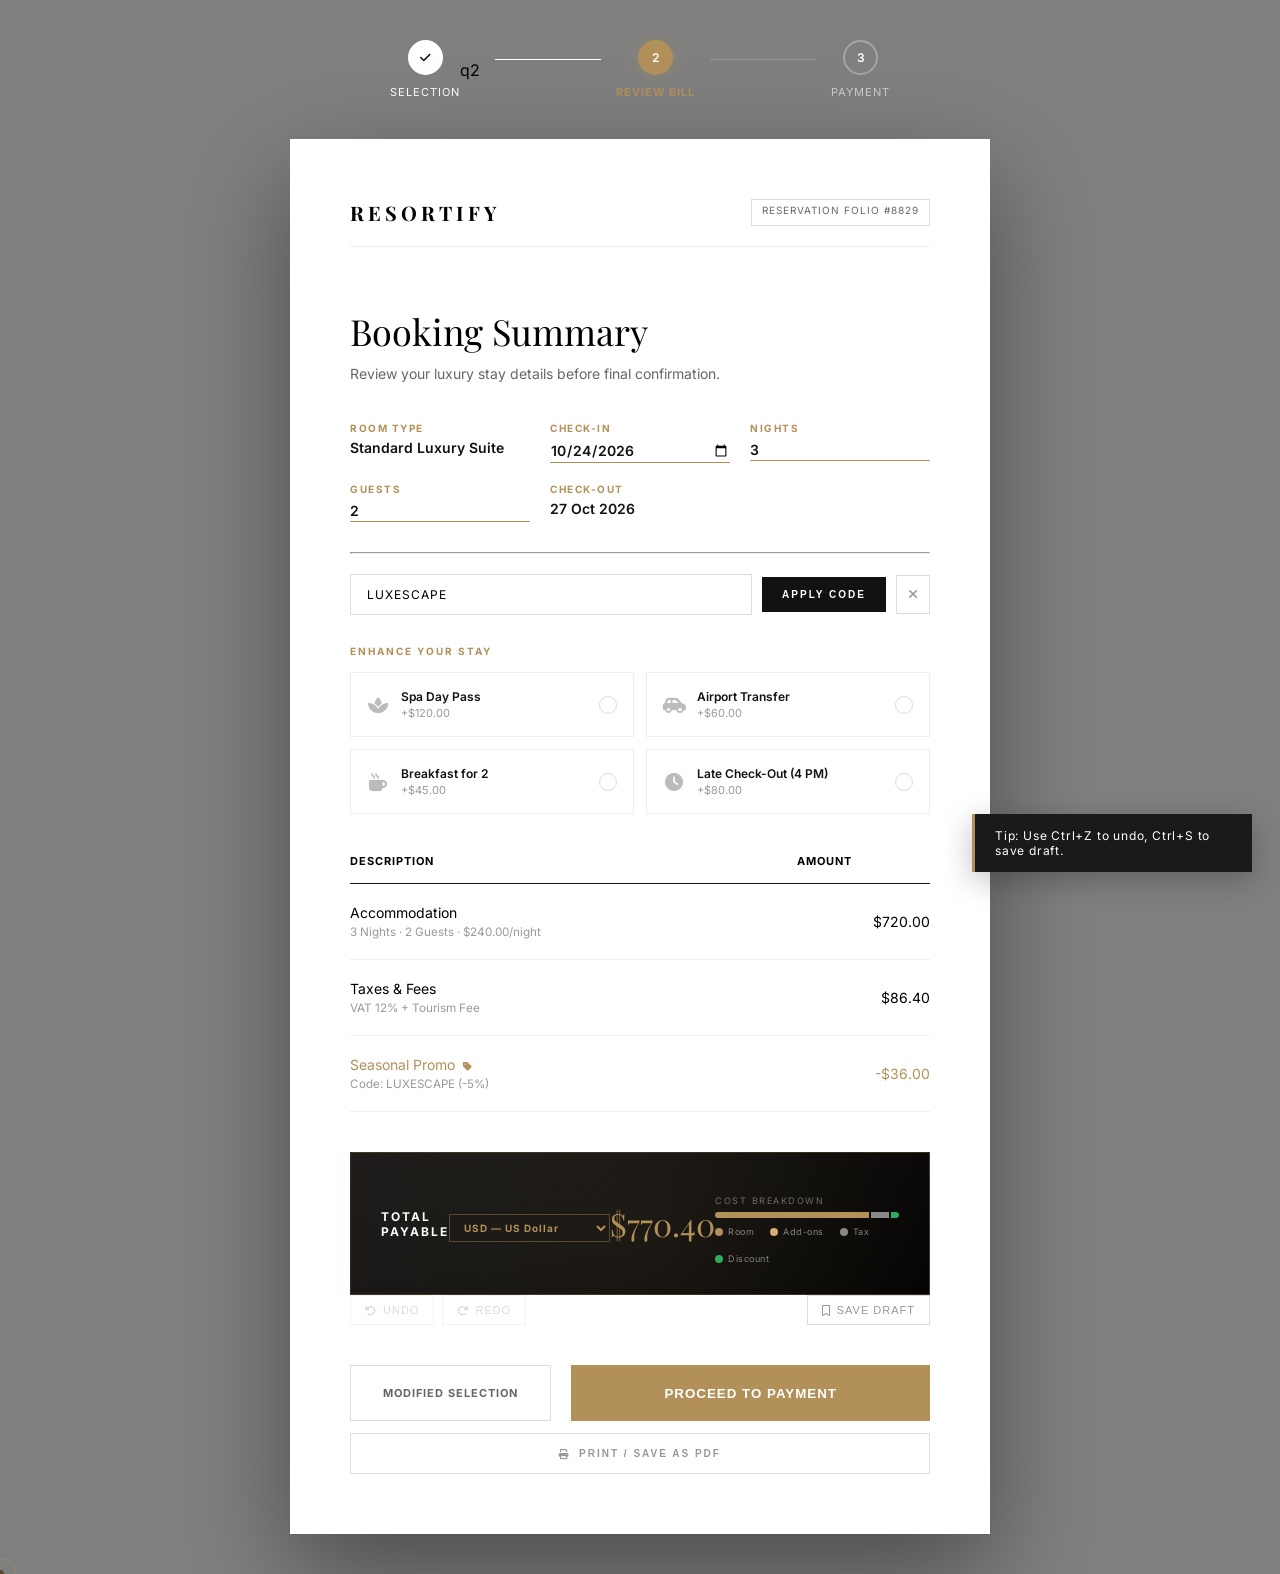
<file: bill.html>
<!DOCTYPE html>
<html lang="en">
<head>
    <meta charset="UTF-8">
    <meta name="viewport" content="width=device-width, initial-scale=1.0">
    <title>Reservation Summary | Resortify</title>
    <link rel="stylesheet" href="bill.css">
    <link href="https://fonts.googleapis.com/css2?family=Playfair+Display:wght@400;700&family=Inter:wght@300;400;600&display=swap" rel="stylesheet">
    <link rel="stylesheet" href="https://cdnjs.cloudflare.com/ajax/libs/font-awesome/6.0.0/css/all.min.css">
</head>
<body>

    <div class="bill-wrapper">
        <div class="stepper-container">
            <div class="step completed">
                <div class="step-icon"><i class="fa-solid fa-check"></i></div>
                <span>Selection</span>
            </div>q2
            <div class="step-line active"></div>
            <div class="step current">
                <div class="step-icon">2</div>
                <span>Review Bill</span>
            </div>
            <div class="step-line"></div>
            <div class="step">
                <div class="step-icon">3</div>
                <span>Payment</span>
            </div>
        </div>

        <div class="bill-card">
            <header class="bill-header">
                <div class="brand">RESORTIFY</div>
                <div class="status-badge">RESERVATION FOLIO #8829</div>
            </header>

            <section class="bill-body">
                <h1 class="folio-title">Booking Summary</h1>
                <p class="folio-subtitle">Review your luxury stay details before final confirmation.</p>

                <div class="info-grid">
    <div class="info-item">
        <span>ROOM TYPE</span>
        <p>Standard Luxury Suite</p>
    </div>
    <div class="info-item">
        <span>CHECK-IN</span>
        
        <input type="date" id="checkin-date" class="edit-input" value="2026-10-24">
    </div>
    <div class="info-item">
        <span>NIGHTS</span>
        <input type="number" id="stay-nights" class="edit-input" value="3" min="1" max="30">
    </div>
    <div class="info-item">
        <span>GUESTS</span>
        <input type="number" id="guest-count" class="edit-input" value="2" min="1" max="5">
    </div>
</div>
                <hr class="divider">

                <table class="bill-table">
                    <thead>
                        <tr>
                            <th>DESCRIPTION</th>
                            <th class="text-right">AMOUNT</th>
                        </tr>
                    </thead>
                    <tbody>
                        <tr>
                            <td>Accommodation <br><small>3 Nights at $240/night</small></td>
                            <td class="text-right">$720.00</td>
                        </tr>
                        <tr>
                            <td>Taxes & Fees <br><small>VAT 12% + Tourism Fee</small></td>
                            <td class="text-right">$86.40</td>
                        </tr>
                        <tr class="discount-row">
                            <td>Seasonal Promo <br><small>Code: LUXESCAPE (-5%)</small></td>
                            <td class="text-right">-$36.00</td>
                        </tr>
                    </tbody>
                </table>

                <div class="total-box">
                    <div class="total-label">TOTAL PAYABLE</div>
                    <div class="total-amount">$770.40</div>
                </div>
            </section>

            <footer class="bill-footer">
                <a href="offers.html" class="btn-back">MODIFIED SELECTION</a>
                <button class="btn-confirm">PROCEED TO PAYMENT</button>
            </footer>
        </div>
    </div>
<script src="bill.js"></script>
</body>
</html>
</file>
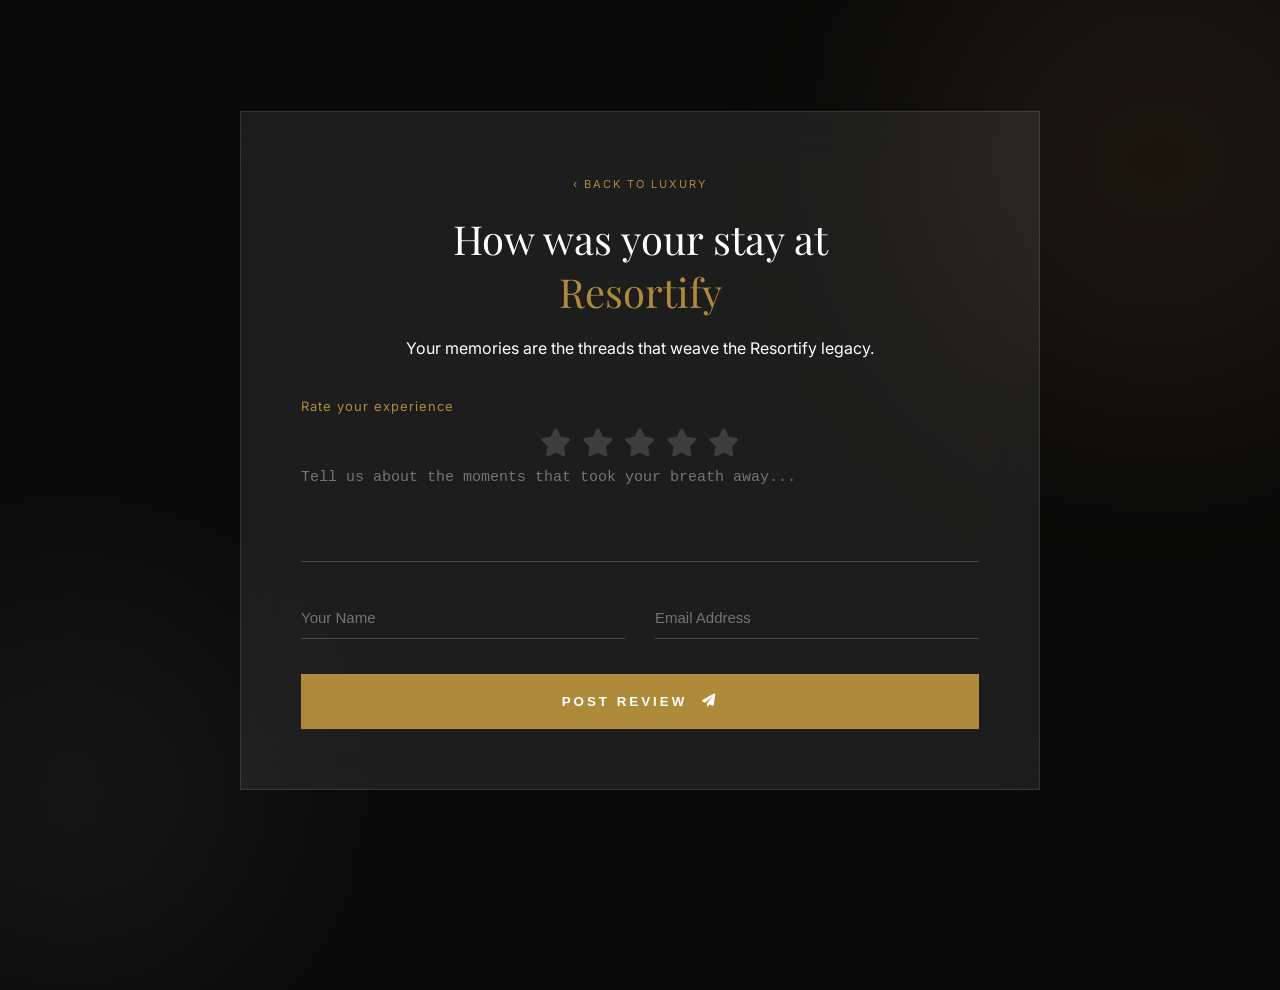
<file: experiences.html>
<!DOCTYPE html>
<html lang="en">
<head>
    <meta charset="UTF-8">
    <meta name="viewport" content="width=device-width, initial-scale=1.0">
    <title>Share Your Story | Resortify</title>
    <link rel="stylesheet" href="experiences.css">
    <link href="https://fonts.googleapis.com/css2?family=Playfair+Display:wght@400;700&family=Inter:wght@300;400;500&display=swap" rel="stylesheet">
    <link rel="stylesheet" href="https://cdnjs.cloudflare.com/ajax/libs/font-awesome/6.0.0/css/all.min.css">
</head>
<body>

    <div class="glass-container" id="main-container">
        <header class="review-header">
            <a href="index.html" class="back-home">‹ BACK TO LUXURY</a>
            <h1>How was your stay at <br><span>Resortify</span></h1>
            <p id="sub-header-text">Your memories are the threads that weave the Resortify legacy.</p>
        </header>

        <form class="review-form" id="experience-form">
            <div class="rating-box">
                <p id="rating-desc">Rate your experience</p>
                <div class="stars" id="star-container">
                    <input type="radio" name="star" id="star5" value="5"><label for="star5" class="fa-solid fa-star"></label>
                    <input type="radio" name="star" id="star4" value="4"><label for="star4" class="fa-solid fa-star"></label>
                    <input type="radio" name="star" id="star3" value="3"><label for="star3" class="fa-solid fa-star"></label>
                    <input type="radio" name="star" id="star2" value="2"><label for="star2" class="fa-solid fa-star"></label>
                    <input type="radio" name="star" id="star1" value="1"><label for="star1" class="fa-solid fa-star"></label>
                </div>
            </div>

            <div class="input-group">
                <textarea id="review-text" placeholder="Tell us about the moments that took your breath away..." required></textarea>
                <div class="line"></div>
            </div>

            <div class="input-row">
                <div class="input-group">
                    <input type="text" id="user-name" placeholder="Your Name" required>
                    <div class="line"></div>
                </div>
                <div class="input-group">
                    <input type="email" id="user-email" placeholder="Email Address" required>
                    <div class="line"></div>
                </div>
            </div>
        
            <button type="submit" class="submit-btn" id="post-btn">
                <span>POST REVIEW</span>
                <i class="fa-solid fa-paper-plane"></i>
            </button>
        </form>
    </div>

    <div class="bg-decoration">
        <div class="circle c1"></div>
        <div class="circle c2"></div>
    </div>

    <script src="experiences.js"></script>
</body>
</html>
</file>
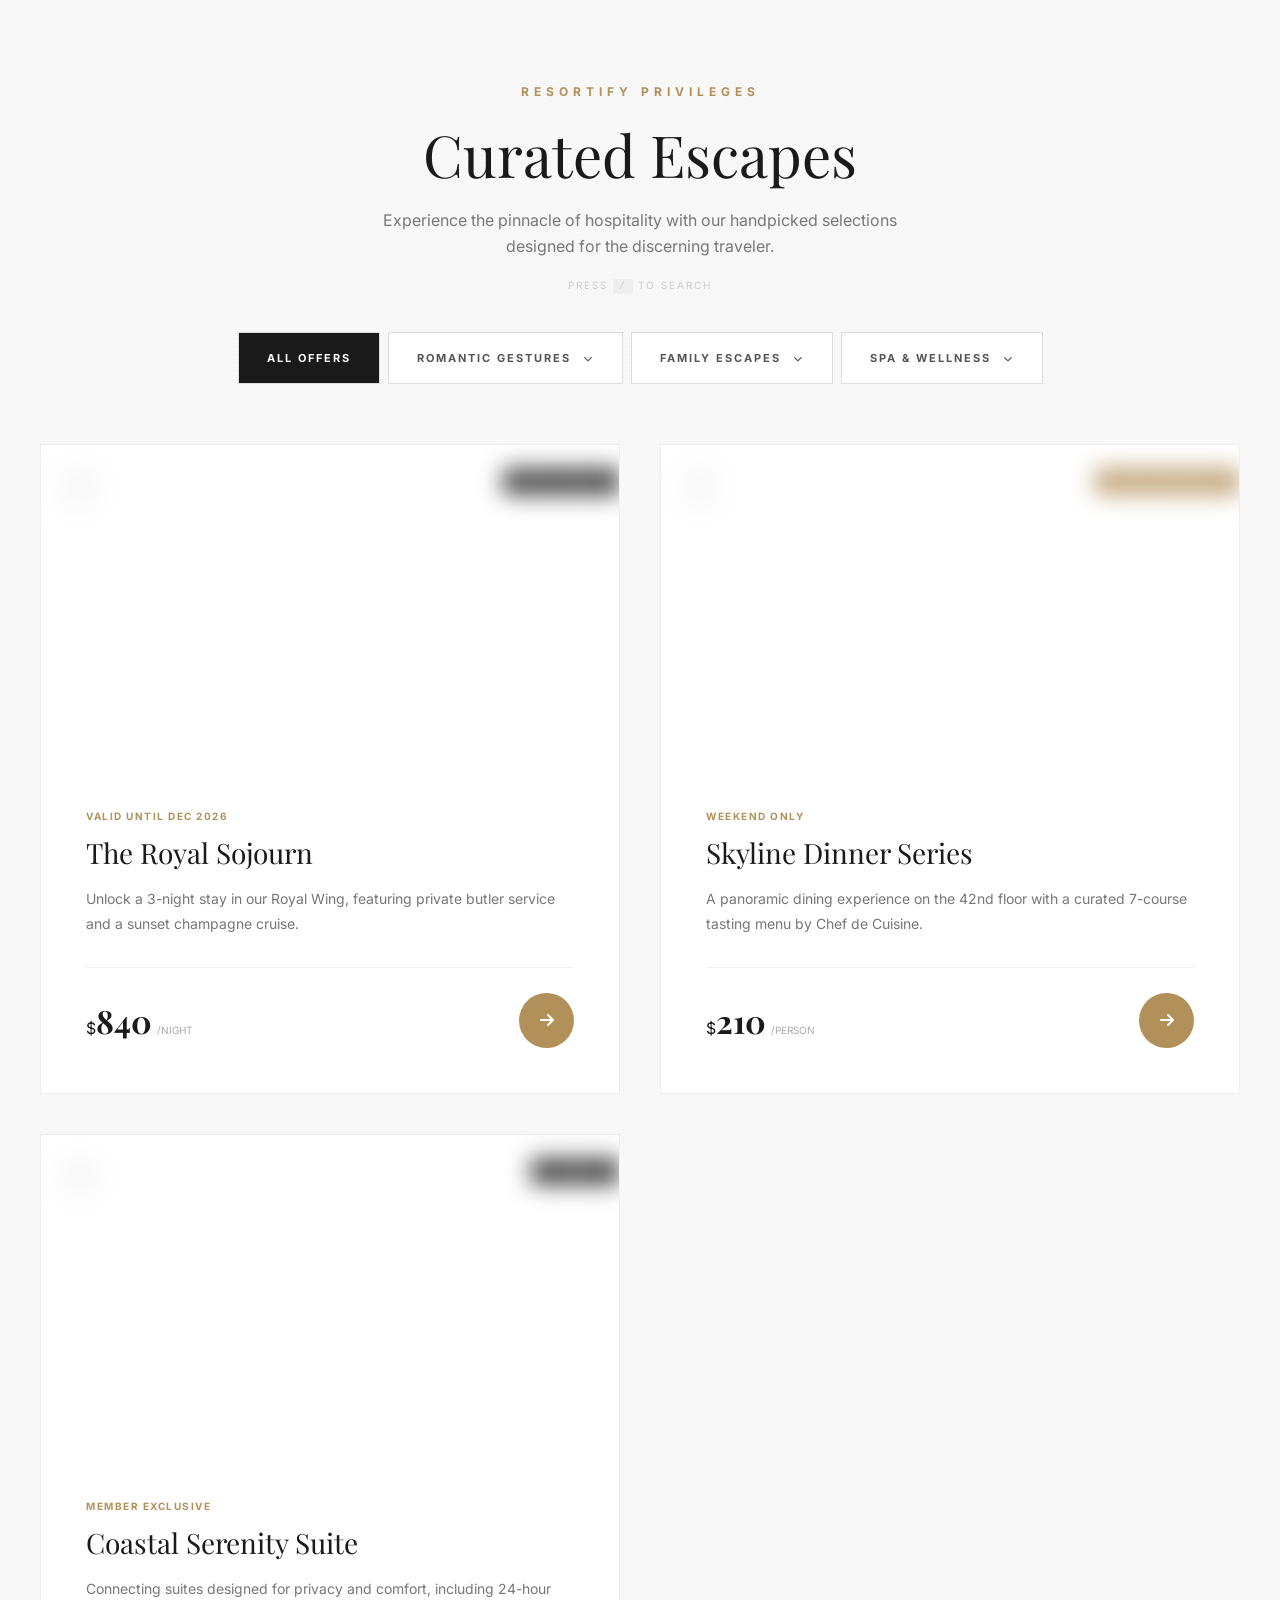
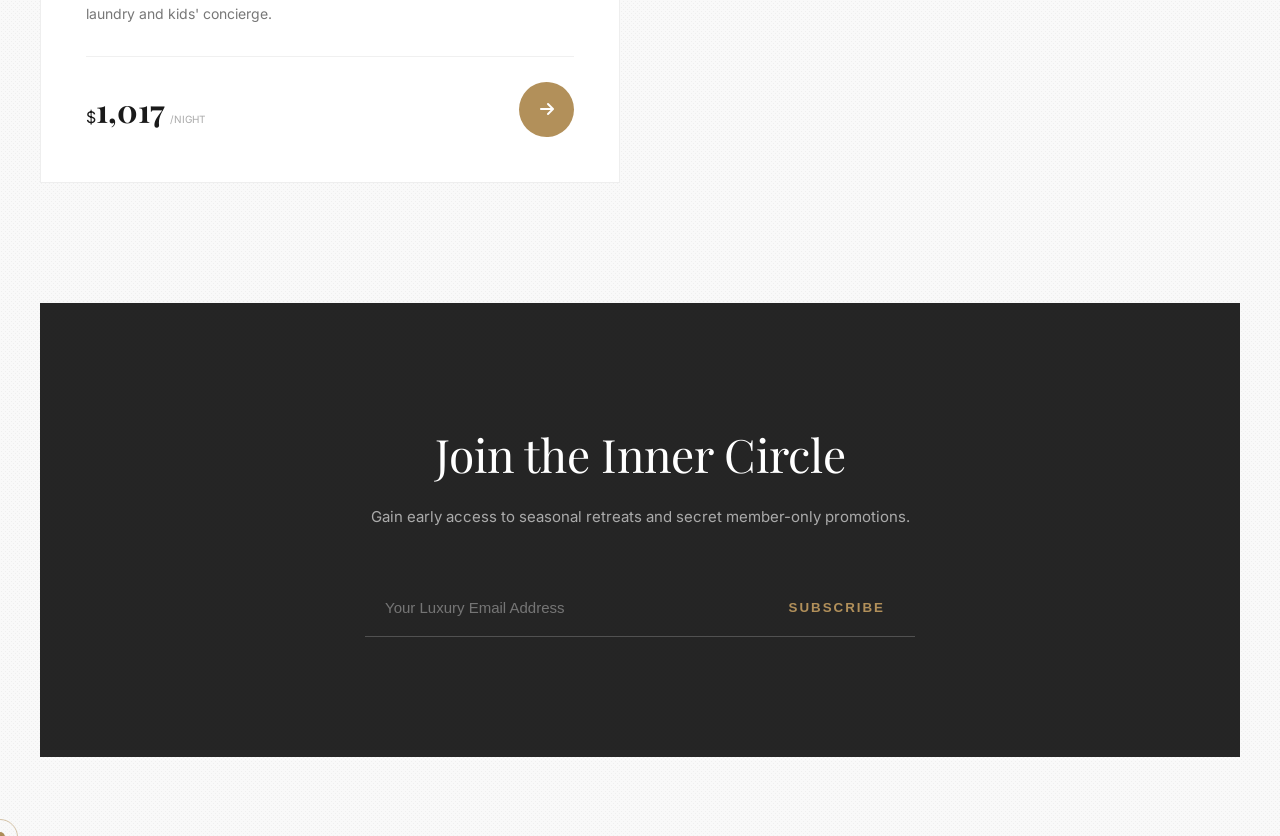
<file: offers.html>
<!DOCTYPE html>
<html lang="en">
<head>
    <meta charset="UTF-8">
    <meta name="viewport" content="width=device-width, initial-scale=1.0">
    <title>Exclusive Offers | Resortify Luxury</title>
    <link href="https://fonts.googleapis.com/css2?family=Playfair+Display:wght@400;500;700&family=Inter:wght@300;400;600;700&display=swap" rel="stylesheet">
    <link rel="stylesheet" href="https://cdnjs.cloudflare.com/ajax/libs/font-awesome/6.4.0/css/all.min.css">
    <link rel="stylesheet" href="offers.css">
</head>
<body>

    <div class="timed-banner">
        <!-- here we used a div to create all separate divs for the time  and the class fa solid etc for the font awesome styling we used by llinking it  -->
        <div class="banner-content">
            <div class="timer-lead">
                <i class="fa-solid fa-bolt-lightning"></i>
                <span>FLASH SALE ENDS IN</span>
            </div>
            <div class="large-static-timer">
                <div class="t-segment">00<small>HRS</small></div>
                <span class="t-sep">:</span>
                <div class="t-segment">09<small>MIN</small></div>
                <span class="t-sep">:</span>
                <div class="t-segment">59<small>SEC</small></div>
            </div>
            <div class="promo-highlight">
                Use Code: <strong>FLASH20</strong> for 20% off your next booking!
            </div>
        </div>
    </div>

    <main class="offers-container">
        <header class="offers-hero">
            <span class="sub-label">RESORTIFY PRIVILEGES</span>
            <h1>Curated Escapes</h1>
            <p class="hero-desc">Experience the pinnacle of hospitality with our handpicked selections designed for the discerning traveler.</p>
        </header>

        <nav class="offers-nav">
            <ul class="filter-menu">
                <li class="filter-dropdown">
                    <a href="#" class="filter-main active">ALL OFFERS</a>
                </li>
                
                <li class="filter-dropdown">
                    <a href="#" class="filter-main">ROMANTIC GESTURES <i class="fa-solid fa-chevron-down"></i></a>
                    <ul class="dropdown-list">
                        <li><a href="#">Honeymoon Suites</a></li>
                        <li><a href="#">Candlelight Dinners</a></li>
                        <li><a href="#">Anniversary Specials</a></li>
                    </ul>
                </li>

                <li class="filter-dropdown">
                    <a href="#" class="filter-main">FAMILY ESCAPES <i class="fa-solid fa-chevron-down"></i></a>
                    <ul class="dropdown-list">
                        <li><a href="#">Connecting Luxury Suites</a></li>
                        <li><a href="#">Kids Club Pass</a></li>
                        <li><a href="#">Private Adventure Tours</a></li>
                    </ul>
                </li>

                <li class="filter-dropdown">
                    <a href="#" class="filter-main">SPA & WELLNESS <i class="fa-solid fa-chevron-down"></i></a>
                    <ul class="dropdown-list">
                        <li><a href="#">Ayurvedic Healing</a></li>
                        <li><a href="#">Morning Yoga Retreat</a></li>
                        <li><a href="#">Full-Body Detox</a></li>
                    </ul>
                </li>
            </ul>
        </nav>

        <div class="offers-grid">
            <div class="offer-card">
                <div class="card-image" style="background-image: url('https://images.unsplash.com/photo-1542314831-068cd1dbfeeb?auto=format&fit=crop&w=1000&q=80');">
                    <div class="status-tag">BEST SELLER</div>
                </div>
                <div class="card-details">
                    <div class="meta-info">VALID UNTIL DEC 2026</div>
                    <h3>The Royal Sojourn</h3>
                    <p>Unlock a 3-night stay in our Royal Wing, featuring private butler service and a sunset champagne cruise.</p>
                    <div class="price-section">
                        <div class="price-val">
                            <span class="currency">$</span><span class="val">840</span><span class="per">/NIGHT</span>
                        </div>
                        <a href="comparison.html" class="book-arrow"><i class="fa-solid fa-arrow-right"></i></a>
                    </div>
                </div>
            </div>

            <div class="offer-card">
                <div class="card-image" style="background-image: url('https://images.unsplash.com/photo-1566665797739-1674de7a421a?auto=format&fit=crop&w=1000&q=80');">
                    <div class="status-tag gold">NEW EXPERIENCE</div>
                </div>
                <div class="card-details">
                    <div class="meta-info">WEEKEND ONLY</div>
                    <h3>Skyline Dinner Series</h3>
                    <p>A panoramic dining experience on the 42nd floor with a curated 7-course tasting menu by Chef de Cuisine.</p>
                    <div class="price-section">
                        <div class="price-val">
                            <span class="currency">$</span><span class="val">210</span><span class="per">/PERSON</span>
                        </div>
                        <a href="comparison.html" class="book-arrow"><i class="fa-solid fa-arrow-right"></i></a>
                    </div>
                </div>
            </div>

            <div class="offer-card">
                <div class="card-image" style="background-image: url('https://images.unsplash.com/photo-1520250497591-112f2f40a3f4?auto=format&fit=crop&w=1000&q=80');">
                    <div class="status-tag">LIMITED</div>
                </div>
                <div class="card-details">
                    <div class="meta-info">MEMBER EXCLUSIVE</div>
                    <h3>Coastal Serenity Suite</h3>
                    <p>Connecting suites designed for privacy and comfort, including 24-hour laundry and kids' concierge.</p>
                    <div class="price-section">
                        <div class="price-val">
                            <span class="currency">$</span><span class="val">1,150</span><span class="per">/NIGHT</span>
                        </div>
                        <a href="comparison.html" class="book-arrow"><i class="fa-solid fa-arrow-right"></i></a>
                    </div>
                </div>
            </div>
        </div>

        <section class="newsletter-cta">
            <div class="news-content">
                <h2>Join the Inner Circle</h2>
                <p>Gain early access to seasonal retreats and secret member-only promotions.</p>
                <form class="inline-form" onsubmit="return false;">
                    <input type="email" placeholder="Your Luxury Email Address" required>
                    <button type="submit">SUBSCRIBE</button>
                </form>
            </div>
        </section>
    </main>
<script src="offers.js"></script>
</body>
</html>
</file>
<file: bill.css>
:root {
    --gold: #b2905a;
    --dark: #121212;
    --white: #ffffff;
    --gray-light: #f4f4f4;
    --text-muted: #666;
}

* { margin: 0; padding: 0; box-sizing: border-box; }

body {
    font-family: 'Inter', sans-serif;
    background: url('https://images.unsplash.com/photo-1571896349842-33c89424de2d?auto=format&fit=crop&w=1920') center/cover no-repeat fixed;
    min-height: 100vh;
}

.bill-wrapper {
    background: rgba(0, 0, 0, 0.5); 
    min-height: 100vh;
    display: flex;
    flex-direction: column;
    align-items: center;
    justify-content: center;
    padding: 40px 20px;
}


.stepper-container {
    display: flex;
    align-items: center;
    margin-bottom: 40px;
    width: 100%;
    max-width: 500px;
}

.step {
    display: flex;
    flex-direction: column;
    align-items: center;
    gap: 10px;
    color: #fff;
}

.step-icon {
    width: 35px;
    height: 35px;
    border-radius: 50%;
    border: 2px solid rgba(255,255,255,0.3);
    display: flex;
    align-items: center;
    justify-content: center;
    font-size: 12px;
    font-weight: 600;
}

.step span { font-size: 11px; letter-spacing: 1px; text-transform: uppercase; opacity: 0.6; }


.step.current .step-icon { border-color: var(--gold); background: var(--gold); color: white; box-shadow: 0 0 15px rgba(178, 144, 90, 0.4); }
.step.current span { opacity: 1; font-weight: 700; color: var(--gold); }

.step.completed .step-icon { border-color: #fff; background: #fff; color: var(--dark); }
.step.completed span { opacity: 1; }

.step-line {
    flex: 1;
    height: 1px;
    background: rgba(255,255,255,0.2);
    margin: 0 15px;
    margin-top: -20px; 
}
.step-line.active { background: #fff; }


.bill-card {
    background: var(--white);
    width: 100%;
    max-width: 700px;
    padding: 60px;
    box-shadow: 0 40px 100px rgba(0,0,0,0.4);
    position: relative;
}

.bill-header {
    display: flex;
    justify-content: space-between;
    margin-bottom: 60px;
    border-bottom: 1px solid #eee;
    padding-bottom: 20px;
}

.brand { font-family: 'Playfair Display', serif; font-size: 20px; letter-spacing: 4px; font-weight: 700; }
.status-badge { font-size: 10px; color: var(--text-muted); border: 1px solid #ddd; padding: 4px 10px; letter-spacing: 1px; }

.folio-title { font-family: 'Playfair Display', serif; font-size: 36px; font-weight: 400; margin-bottom: 10px; }
.folio-subtitle { font-size: 14px; color: var(--text-muted); margin-bottom: 40px; }

.info-grid { display: grid; grid-template-columns: repeat(3, 1fr); gap: 20px; margin-bottom: 30px; }
.info-item span { display: block; font-size: 10px; color: var(--gold); letter-spacing: 1.5px; font-weight: 700; margin-bottom: 5px; }
.info-item p { font-size: 14px; font-weight: 600; color: var(--dark); }

.bill-table { width: 100%; border-collapse: collapse; margin: 40px 0; }
.bill-table th { text-align: left; font-size: 11px; letter-spacing: 1px; padding-bottom: 15px; border-bottom: 1px solid var(--dark); }
.bill-table td { padding: 20px 0; border-bottom: 1px solid #f0f0f0; font-size: 14px; }
.bill-table td small { color: #999; display: block; margin-top: 4px; }
.discount-row td { color: var(--gold); }
.text-right { text-align: right; }

.total-box {
    background: #1a1a1a;
    color: white;
    padding: 30px;
    display: flex;
    justify-content: space-between;
    align-items: center;
}
.total-label { font-size: 12px; letter-spacing: 2px; font-weight: 700; }
.total-amount { font-family: 'Playfair Display', serif; font-size: 32px; color: var(--gold); }


.bill-footer { display: flex; gap: 20px; margin-top: 40px; }
.btn-confirm {
    flex: 2;
    background: var(--gold);
    color: white;
    border: none;
    padding: 20px;
    font-weight: 700;
    letter-spacing: 1px;
    cursor: pointer;
    transition: 0.3s;
}
.btn-back {
    flex: 1;
    text-align: center;
    text-decoration: none;
    border: 1px solid #ddd;
    color: var(--text-muted);
    padding: 20px;
    font-size: 11px;
    font-weight: 700;
    letter-spacing: 1px;
    transition: 0.3s;
}

.btn-confirm:hover { background: var(--dark); }
.btn-back:hover { border-color: var(--dark); color: var(--dark); }

.hidden-state {
    opacity: 0;
    transform: translateY(15px);
    transition: all 0.6s cubic-bezier(0.16, 1, 0.3, 1);
}

.revealed {
    opacity: 1;
    transform: translateY(0);
}


.total-box {
    background: linear-gradient(135deg, #1a1a1a 0%, #000 100%);
    position: relative;
    overflow: hidden;
    border: 1px solid rgba(178, 144, 90, 0.3);
}

.total-box::after {
    content: '';
    position: absolute;
    top: -50%;
    left: -50%;
    width: 200%;
    height: 200%;
    background: radial-gradient(circle, rgba(178, 144, 90, 0.1) 0%, transparent 70%);
    pointer-events: none;
}


.btn-confirm:active {
    transform: scale(0.98);
}
.edit-input {
    background: transparent;
    border: none;
    border-bottom: 1px solid var(--gold);
    color: var(--dark);
    font-family: 'Inter', sans-serif;
    font-size: 14px;
    font-weight: 600;
    padding: 2px 0;
    width: 100%;
    outline: none;
    transition: border-color 0.3s ease;
}

.edit-input:focus {
    border-bottom: 2px solid var(--dark);
}


.edit-input::-webkit-inner-spin-button, 
.edit-input::-webkit-outer-spin-button { 
    -webkit-appearance: none; 
    margin: 0; 
}

.hidden-state {
    opacity: 0;
    transform: translateY(14px);
    transition: opacity 0.55s cubic-bezier(0.16,1,0.3,1), transform 0.55s cubic-bezier(0.16,1,0.3,1);
}
.revealed {
    opacity: 1 !important;
    transform: translateY(0) !important;
}


.addon-card {
    border: 1px solid #eee;
    padding: 16px;
    cursor: pointer;
    transition: border-color 0.25s ease, background 0.25s ease, box-shadow 0.25s ease;
    display: flex;
    align-items: center;
    gap: 12px;
    user-select: none;
}
.addon-card:hover {
    box-shadow: 0 4px 20px rgba(178,144,90,0.12);
    border-color: rgba(178,144,90,0.4);
}

#breakdown-bar .bar-seg:hover::after {
    content: attr(data-tip);
    position: absolute;
    bottom: 110%;
    left: 50%;
    transform: translateX(-50%);
    background: #1a1a1a;
    color: #fff;
    font-size: 10px;
    padding: 4px 10px;
    white-space: nowrap;
    letter-spacing: 0.5px;
    pointer-events: none;
}


#promo-input:focus {
    border-color: var(--gold) !important;
    outline: none;
}

#undo-btn:hover:not(:disabled),
#redo-btn:hover:not(:disabled),
#save-btn:hover {
    border-color: var(--dark);
    color: var(--dark);
}
#undo-btn:disabled,
#redo-btn:disabled {
    opacity: 0.35;
    cursor: not-allowed;
}


#checkout-display p {
    font-size: 14px;
    font-weight: 600;
    color: var(--dark);
}


#currency-select option {
    background: #1a1a1a;
    color: #fff;
}


@media print {
    body { background: #fff !important; }
    .bill-wrapper { background: none !important; padding: 0; }
    .stepper-container,
    .bill-footer,
    #addons-section,
    #promo-section,
    #undo-btn, #redo-btn, #save-btn,
    #bill-toasts,
    #luxury-cursor,
    button { display: none !important; }
    .bill-card {
        box-shadow: none !important;
        padding: 30px !important;
        max-width: 100% !important;
    }
    .total-box { background: #1a1a1a !important; -webkit-print-color-adjust: exact; print-color-adjust: exact; }
}

/* Mobile responsiveness for new elements */
@media (max-width: 600px) {
    #addons-grid { grid-template-columns: 1fr !important; }
    #breakdown-bar { height: 8px !important; }
    .bill-card { padding: 30px 22px !important; }
}
</file>
<file: experiences.css>
:root {
    --gold: #ad8b3a;
    --white: #ffffff;
    --glass: rgba(255, 255, 255, 0.08);
}

* {
    margin: 0;
    padding: 0;
    box-sizing: border-box;
    outline: none;
}

body {
    font-family: 'Inter', sans-serif;
    background: #0a0a0a;
    min-height: 100vh;
    display: flex;
    align-items: center;
    justify-content: center;
    overflow: hidden;
    color: var(--white);
}

.glass-container {
    background: var(--glass);
    backdrop-filter: blur(25px);
    border: 1px solid rgba(255, 255, 255, 0.1);
    padding: 60px;
    width: 90%;
    max-width: 800px;
    position: relative;
    z-index: 10;
    
}

.review-header {
    text-align: center;
    margin-bottom: 40px;
}

.back-home {
    color: var(--gold);
    text-decoration: none;
    font-size: 11px;
    letter-spacing: 2px;
}

h1 {
    font-family: 'Playfair Display', serif;
    font-size: 2.5rem;
    margin: 20px 0;
    font-weight: 400;
}

h1 span {
    color: var(--gold);
}

.rating-box p {
    font-size: 13px;
    letter-spacing: 1px;
    color: var(--gold);
    margin-bottom: 15px;
}

.stars {
    display: flex;
    flex-direction: row-reverse;
    justify-content: center;
    gap: 10px;
}

.stars input {
    display: none;
}

.stars label {
    font-size: 28px;
    color: rgba(255, 255, 255, 0.15);
    cursor: pointer;
    transition: color 0.3s;
}

.stars input:checked~label,
.stars label.hovered,
.stars label.hovered~label {
    color: var(--gold);
}

.input-group {
    position: relative;
    margin-bottom: 35px;
}

textarea,
input {
    width: 100%;
    background: transparent;
    border: none;
    color: white;
    padding: 12px 0;
    font-size: 15px;
}

textarea {
    height: 100px;
    resize: none;
}

.line {
    height: 1px;
    background: rgba(255, 255, 255, 0.2);
    width: 100%;
}

.input-row {
    display: grid;
    grid-template-columns: 1fr 1fr;
    gap: 30px;
}

.submit-btn {
    width: 100%;
    padding: 20px;
    background: var(--gold);
    border: none;
    color: white;
    font-weight: 600;
    letter-spacing: 3px;
    cursor: pointer;
    display: flex;
    justify-content: center;
    align-items: center;
    gap: 15px;
}


.bg-decoration .circle {
    position: absolute;
    border-radius: 50%;
    filter: blur(100px);
    z-index: 1;
    pointer-events: none;
}

.c1 {
    width: 500px;
    height: 500px;
    background: rgba(173, 139, 58, 0.1);
    top: -10%;
    right: -10%;
}

.c2 {
    width: 400px;
    height: 400px;
    background: rgba(255, 255, 255, 0.05);
    bottom: -10%;
    left: -10%;
}

#progress-bar {
    position: absolute;
    top: 0; 
    left: 0;
    height: 4px; 
    background: var(--gold);
    width: 0%; 
    transition: width 0.5s cubic-bezier(0.4, 0, 0.2, 1);
    border-top-left-radius: 20px; 
    z-index: 100;
}
</file>
<file: offers.css>
:root {
    --gold: #b2905a;
    --dark: #1a1a1a;
    --white: #ffffff;
    --gray-light: #f9f9f9;
    --text-muted: #777;
    --transition: all 0.6s cubic-bezier(0.19, 1, 0.22, 1);
}


* { margin: 0; padding: 0; box-sizing: border-box; }

body { 
    font-family: 'Inter', sans-serif; 
    color: var(--dark); 
    background-color: var(--gray-light);
    
    background-image: url("data:image/svg+xml,%3Csvg xmlns='http://www.w3.org/2000/svg' width='4' height='4' viewBox='0 0 4 4'%3E%3Cpath fill='%23e0e0e0' fill-opacity='0.4' d='M1 3h1v1H1V3zm2-2h1v1H3V1z'%3E%3C/path%3E%3C/svg%3E");
    overflow-x: hidden;
}


.timed-banner {
    background: #d4202b; 
    color: #fff;
    padding: 30px 0;
    text-align: center;
    position: relative;
    z-index: 1000;
    
    animation: shrinkAndHide 1s ease-out 10s forwards;
    transform-origin: top;
}

@keyframes shrinkAndHide {
    0% { transform: scaleY(1); opacity: 1; height: auto; }
    100% { transform: scaleY(0); opacity: 0; height: 0; padding: 0; margin: 0; visibility: hidden; }
}

.banner-content {
    display: flex;
    flex-direction: column;
    align-items: center;
    gap: 15px;
}

.timer-lead { font-size: 11px; letter-spacing: 4px; font-weight: 700; }
.timer-lead i { animation: blink 1s infinite; margin-right: 10px; }

.large-static-timer { display: flex; align-items: center; gap: 15px; }

.t-segment {
    font-size: 32px;
    font-weight: 800;
    background: rgba(0,0,0,0.25);
    padding: 12px 18px;
    border-radius: 4px;
    min-width: 90px;
    line-height: 1;
}

.t-segment small {
    display: block;
    font-size: 9px;
    margin-top: 6px;
    opacity: 0.6;
    letter-spacing: 1px;
}

.t-sep { font-size: 24px; font-weight: 300; opacity: 0.5; }

.promo-highlight { font-size: 13px; letter-spacing: 1px; }
.promo-highlight strong { color: #ffeb3b; }

@keyframes blink { 50% { opacity: 0.3; } }


.offers-container { max-width: 1400px; margin: 0 auto; padding: 80px 40px; }

.offers-hero { text-align: center; margin-bottom: 60px; }
.sub-label { font-size: 12px; letter-spacing: 5px; color: var(--gold); font-weight: 700; }
.offers-hero h1 { font-family: 'Playfair Display', serif; font-size: 58px; font-weight: 400; margin: 15px 0; }
.hero-desc { color: var(--text-muted); font-size: 16px; max-width: 550px; margin: 0 auto; line-height: 1.6; }


.offers-nav { margin-bottom: 60px; display: flex; justify-content: center; }
.filter-menu { list-style: none; display: flex; gap: 8px; }

.filter-dropdown { position: relative; }

.filter-main {
    text-decoration: none;
    color: #555;
    font-size: 11px;
    font-weight: 700;
    letter-spacing: 2px;
    padding: 18px 28px;
    border: 1px solid #ddd;
    background: #fff;
    display: flex;
    align-items: center;
    gap: 12px;
    transition: var(--transition);
}

.filter-main i { font-size: 9px; transition: 0.3s; }

.dropdown-list {
    position: absolute;
    top: 100%;
    left: 0;
    width: 240px;
    background: #fff;
    list-style: none;
    box-shadow: 0 20px 40px rgba(0,0,0,0.1);
    padding: 15px 0;
    opacity: 0;
    visibility: hidden;
    transform: translateY(15px);
    transition: var(--transition);
    z-index: 100;
    border: 1px solid #eee;
}

.dropdown-list li a {
    text-decoration: none;
    color: #666;
    font-size: 11px;
    padding: 12px 25px;
    display: block;
    transition: 0.3s;
    letter-spacing: 1px;
}


.filter-dropdown:hover .dropdown-list { opacity: 1; visibility: visible; transform: translateY(0); }
.filter-dropdown:hover .filter-main { background: var(--dark); color: #fff; border-color: var(--dark); }
.filter-dropdown:hover .filter-main i { transform: rotate(180deg); }

.dropdown-list li a:hover { background: #f9f9f9; color: var(--gold); padding-left: 35px; }
.filter-main.active { background: var(--dark); color: #fff; }


.offers-grid { display: grid; grid-template-columns: repeat(auto-fit, minmax(380px, 1fr)); gap: 40px; }

.offer-card { background: var(--white); border: 1px solid #eee; transition: var(--transition); position: relative; overflow: hidden; }

.offer-card:hover { transform: translateY(-10px); box-shadow: 0 40px 80px rgba(0,0,0,0.1); }

.card-image { height: 320px; background-size: cover; background-position: center; transition: transform 1.2s ease; }
.offer-card:hover .card-image { transform: scale(1.08); }

.status-tag {
    position: absolute;
    top: 25px;
    right: 0;
    background: var(--dark);
    color: white;
    padding: 6px 18px;
    font-size: 9px;
    font-weight: 700;
    letter-spacing: 2px;
}
.status-tag.gold { background: var(--gold); }

.card-details { padding: 45px; }
.meta-info { font-size: 10px; color: var(--gold); font-weight: 700; letter-spacing: 1.5px; margin-bottom: 12px; }
.card-details h3 { font-family: 'Playfair Display', serif; font-size: 28px; margin-bottom: 15px; font-weight: 400; }
.card-details p { font-size: 14px; color: var(--text-muted); line-height: 1.8; margin-bottom: 30px; }

.price-section { display: flex; justify-content: space-between; align-items: center; border-top: 1px solid #f0f0f0; padding-top: 25px; }
.price-val .val { font-family: 'Playfair Display', serif; font-size: 32px; font-weight: 700; }
.price-val .per { font-size: 10px; color: #aaa; margin-left: 5px; }

.book-arrow {
    width: 55px; height: 55px; border-radius: 50%; background: var(--gold); color: white;
    display: flex; align-items: center; justify-content: center; text-decoration: none; transition: 0.3s;
}
.book-arrow:hover { background: var(--dark); transform: translateX(8px); }

/* yaha pem background image same rhegi as we used bg attachment fixed irrespective of the scroll */
.newsletter-cta {
    margin-top: 120px;
    padding: 120px 40px;
    color: white;
    text-align: center;
    background-image: linear-gradient(rgba(0,0,0,0.85), rgba(0,0,0,0.85)), 
                      url('https://images.unsplash.com/photo-1590490360182-c33d57733427?auto=format&fit=crop&w=1600&q=80');
    background-size: cover;
    background-position: center;
    background-attachment: fixed;
}

.news-content h2 { font-family: 'Playfair Display', serif; font-size: 46px; margin-bottom: 20px; font-weight: 400; }
.news-content p { color: #aaa; font-size: 15px; max-width: 550px; margin: 0 auto 50px; line-height: 1.6; }

.inline-form {
    display: flex;
    max-width: 550px;
    margin: 0 auto;
    border-bottom: 1px solid rgba(255,255,255,0.2);
}

.inline-form input {
    flex: 1;
    background: transparent;
    border: none;
    padding: 20px;
    color: white;
    outline: none;
    font-size: 15px;
}

.inline-form button {
    background: transparent;
    border: none;
    color: var(--gold);
    font-weight: 700;
    letter-spacing: 2px;
    cursor: pointer;
    padding: 20px 30px;
    transition: 0.3s;
}

.inline-form button:hover { color: #fff; background: rgba(178, 144, 90, 0.15); }

/* RESPONSIVE */
@media (max-width: 800px) {
    .large-static-timer { gap: 8px; }
    .t-segment { min-width: 60px; font-size: 22px; padding: 10px; }
    .offers-hero h1 { font-size: 40px; }
    .filter-menu { flex-direction: column; width: 100%; }
    .dropdown-list { position: static; width: 100%; opacity: 1; visibility: visible; display: none; transform: none; box-shadow: none; }
    .filter-dropdown:hover .dropdown-list { display: block; }
}
</file>
